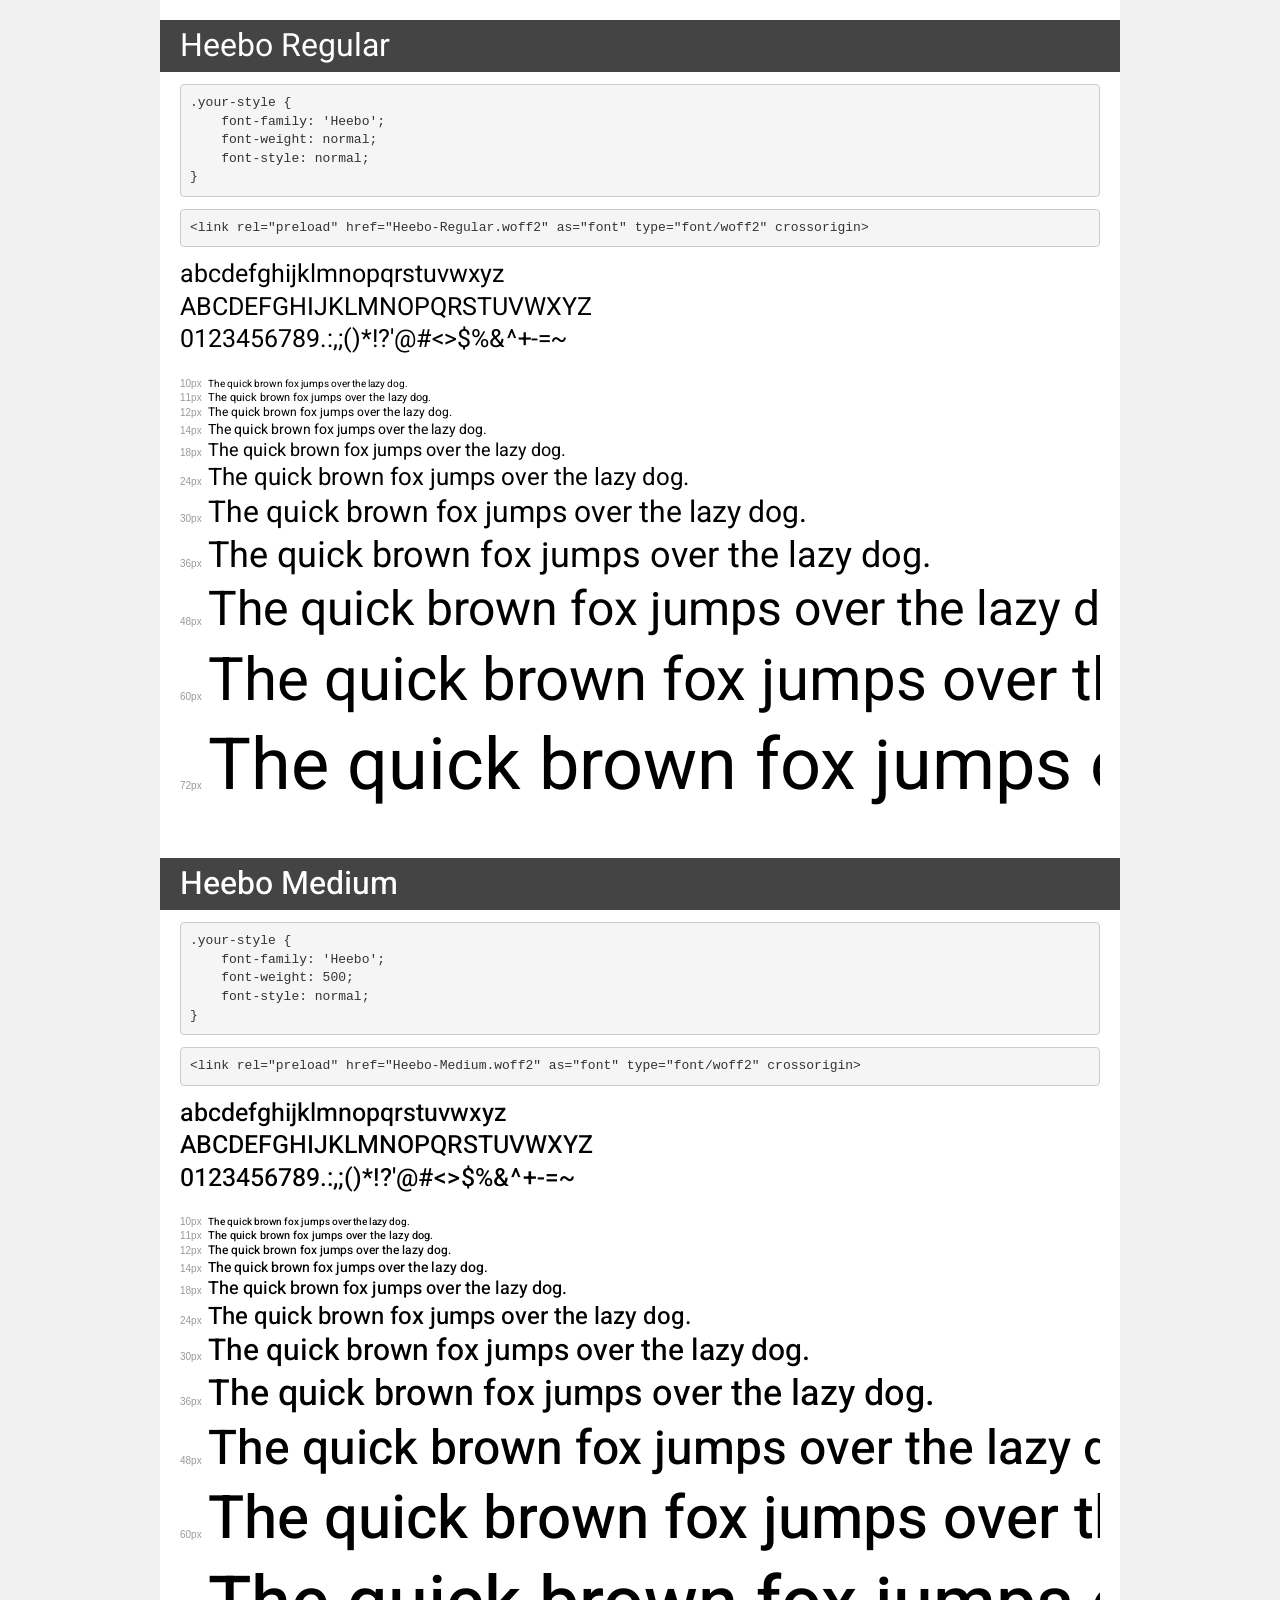
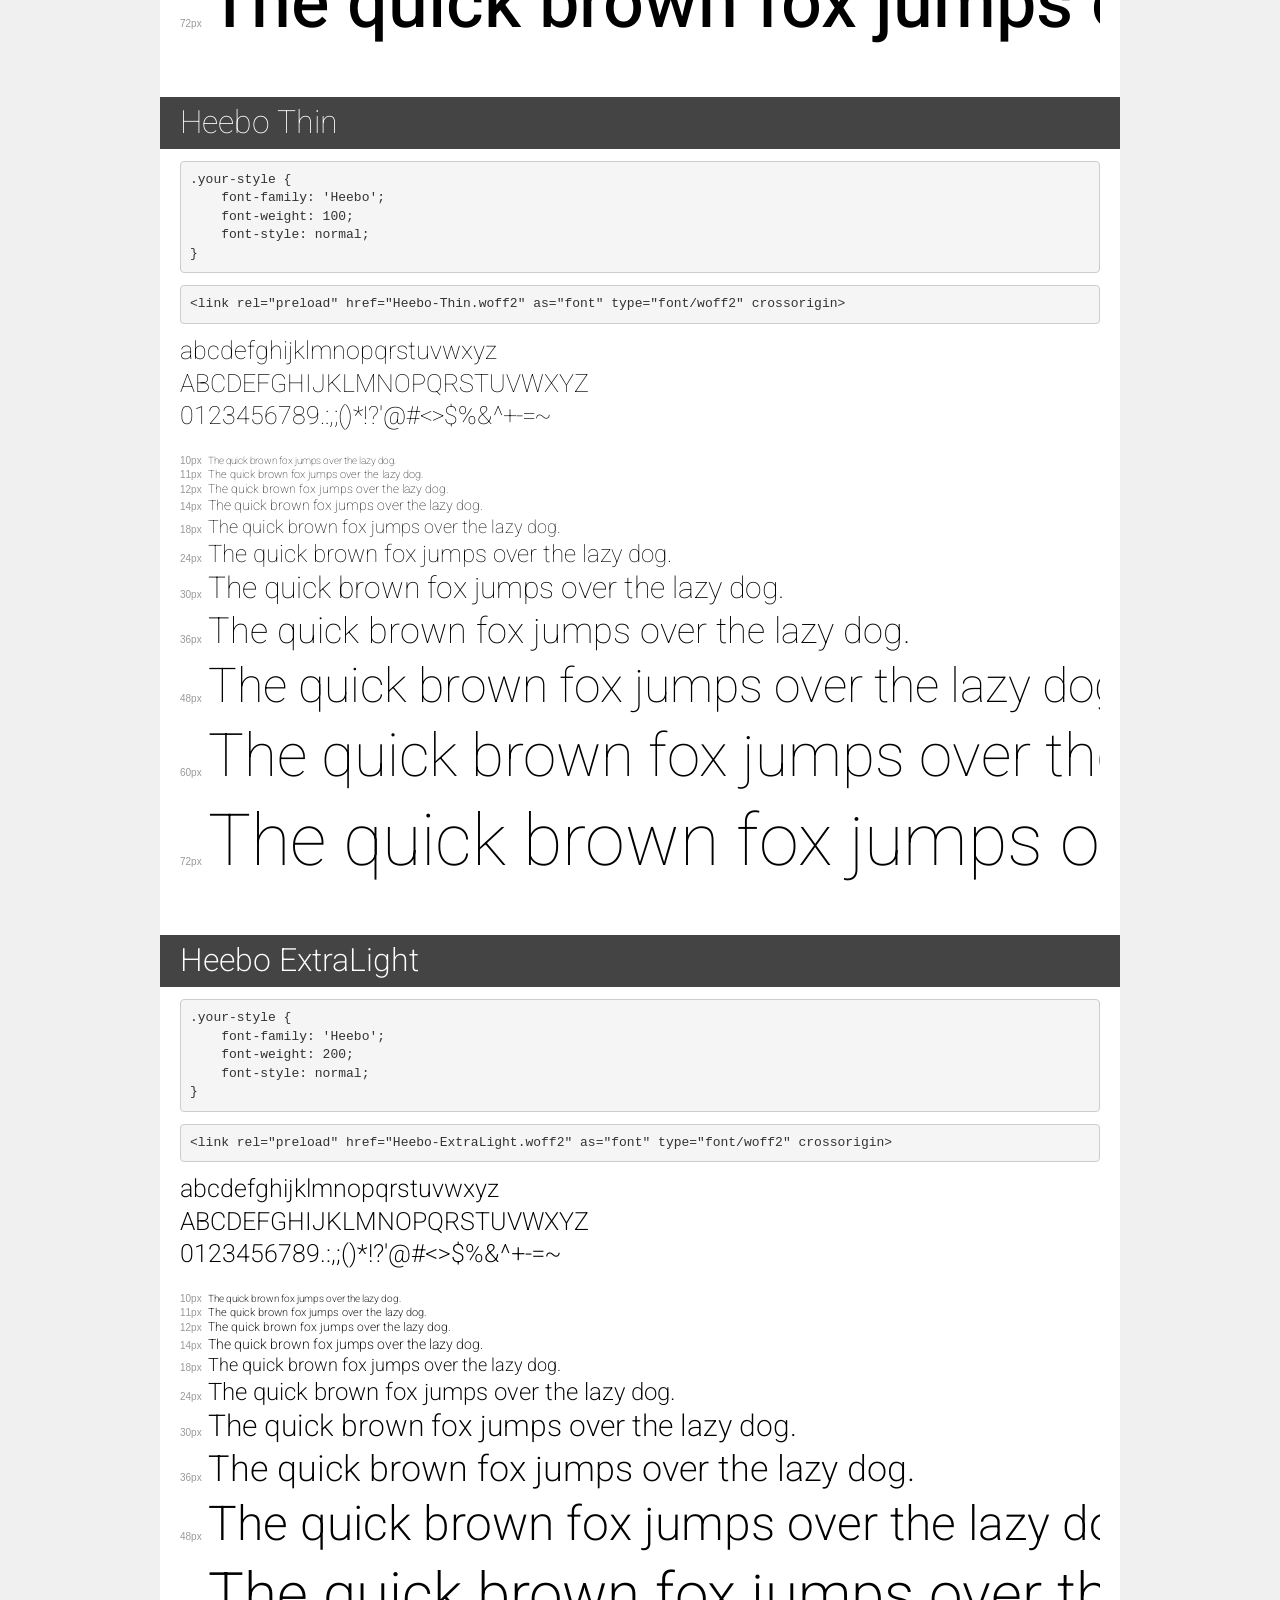
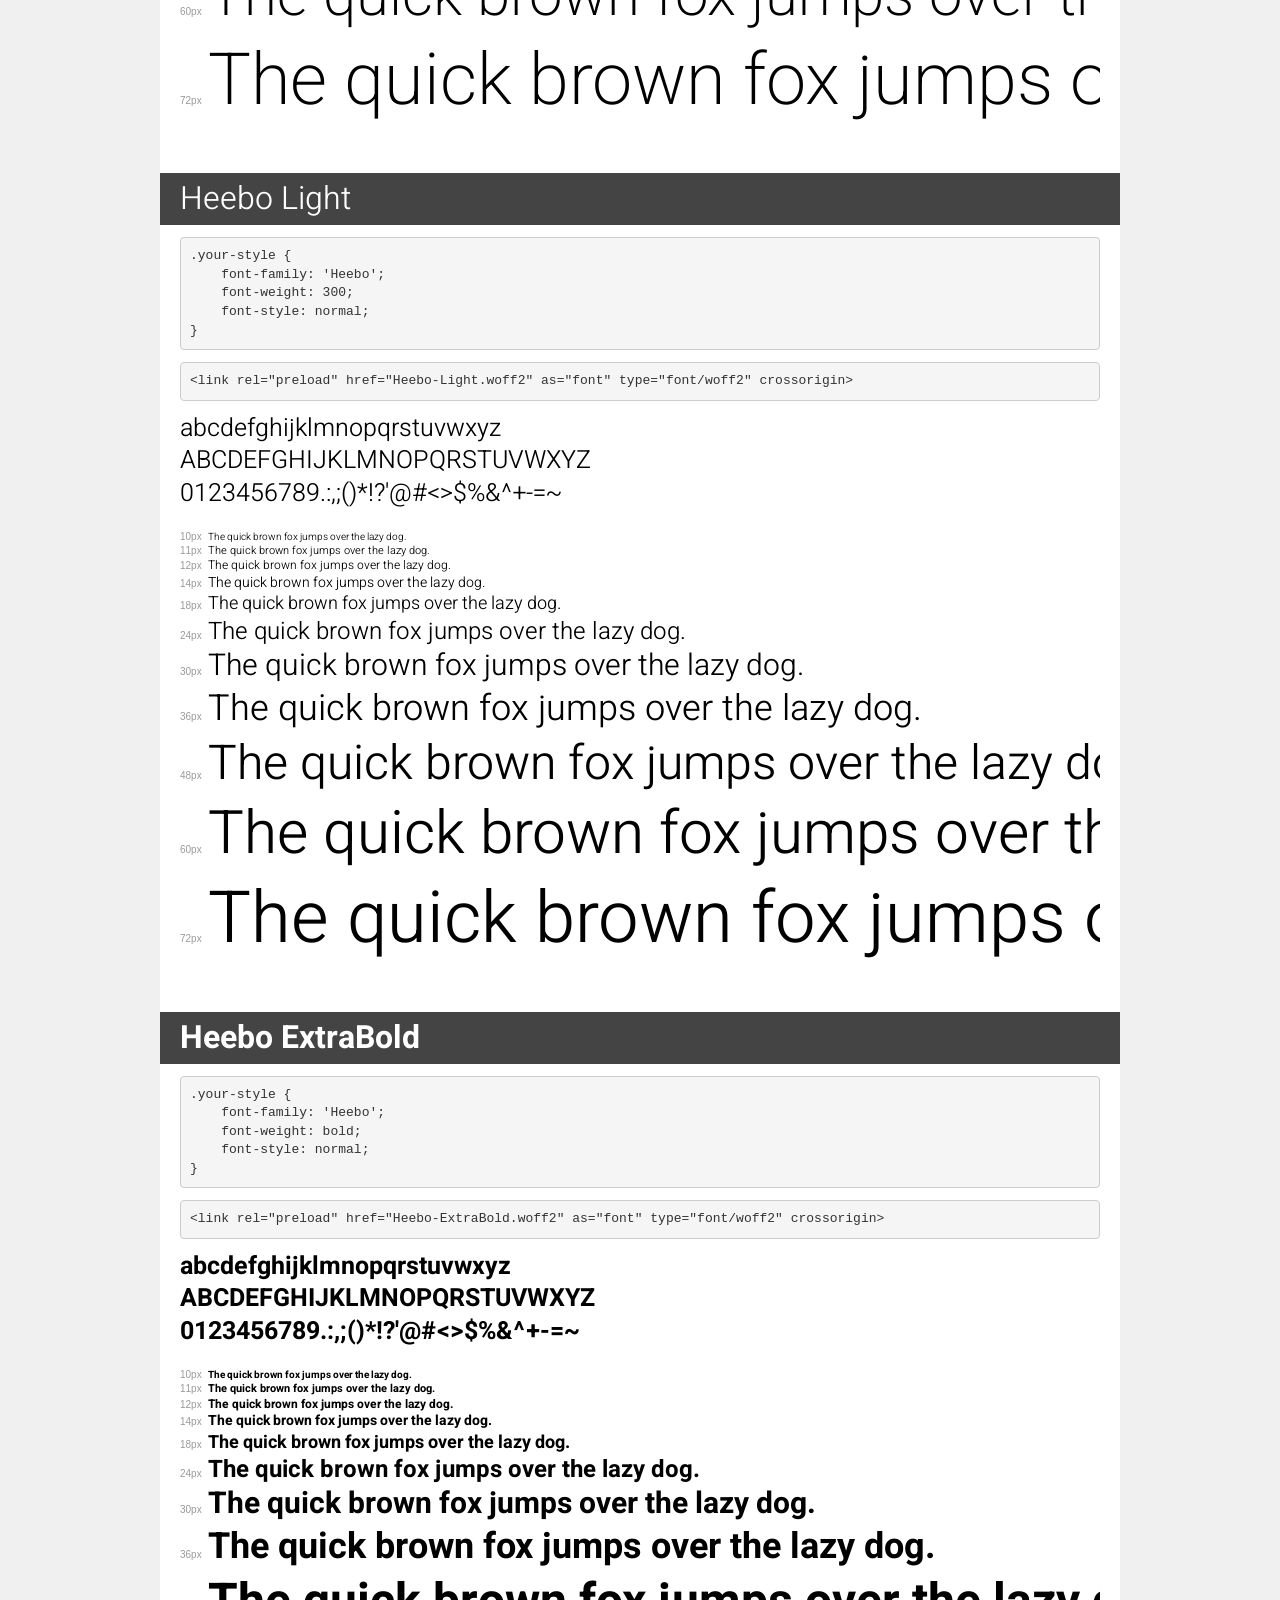
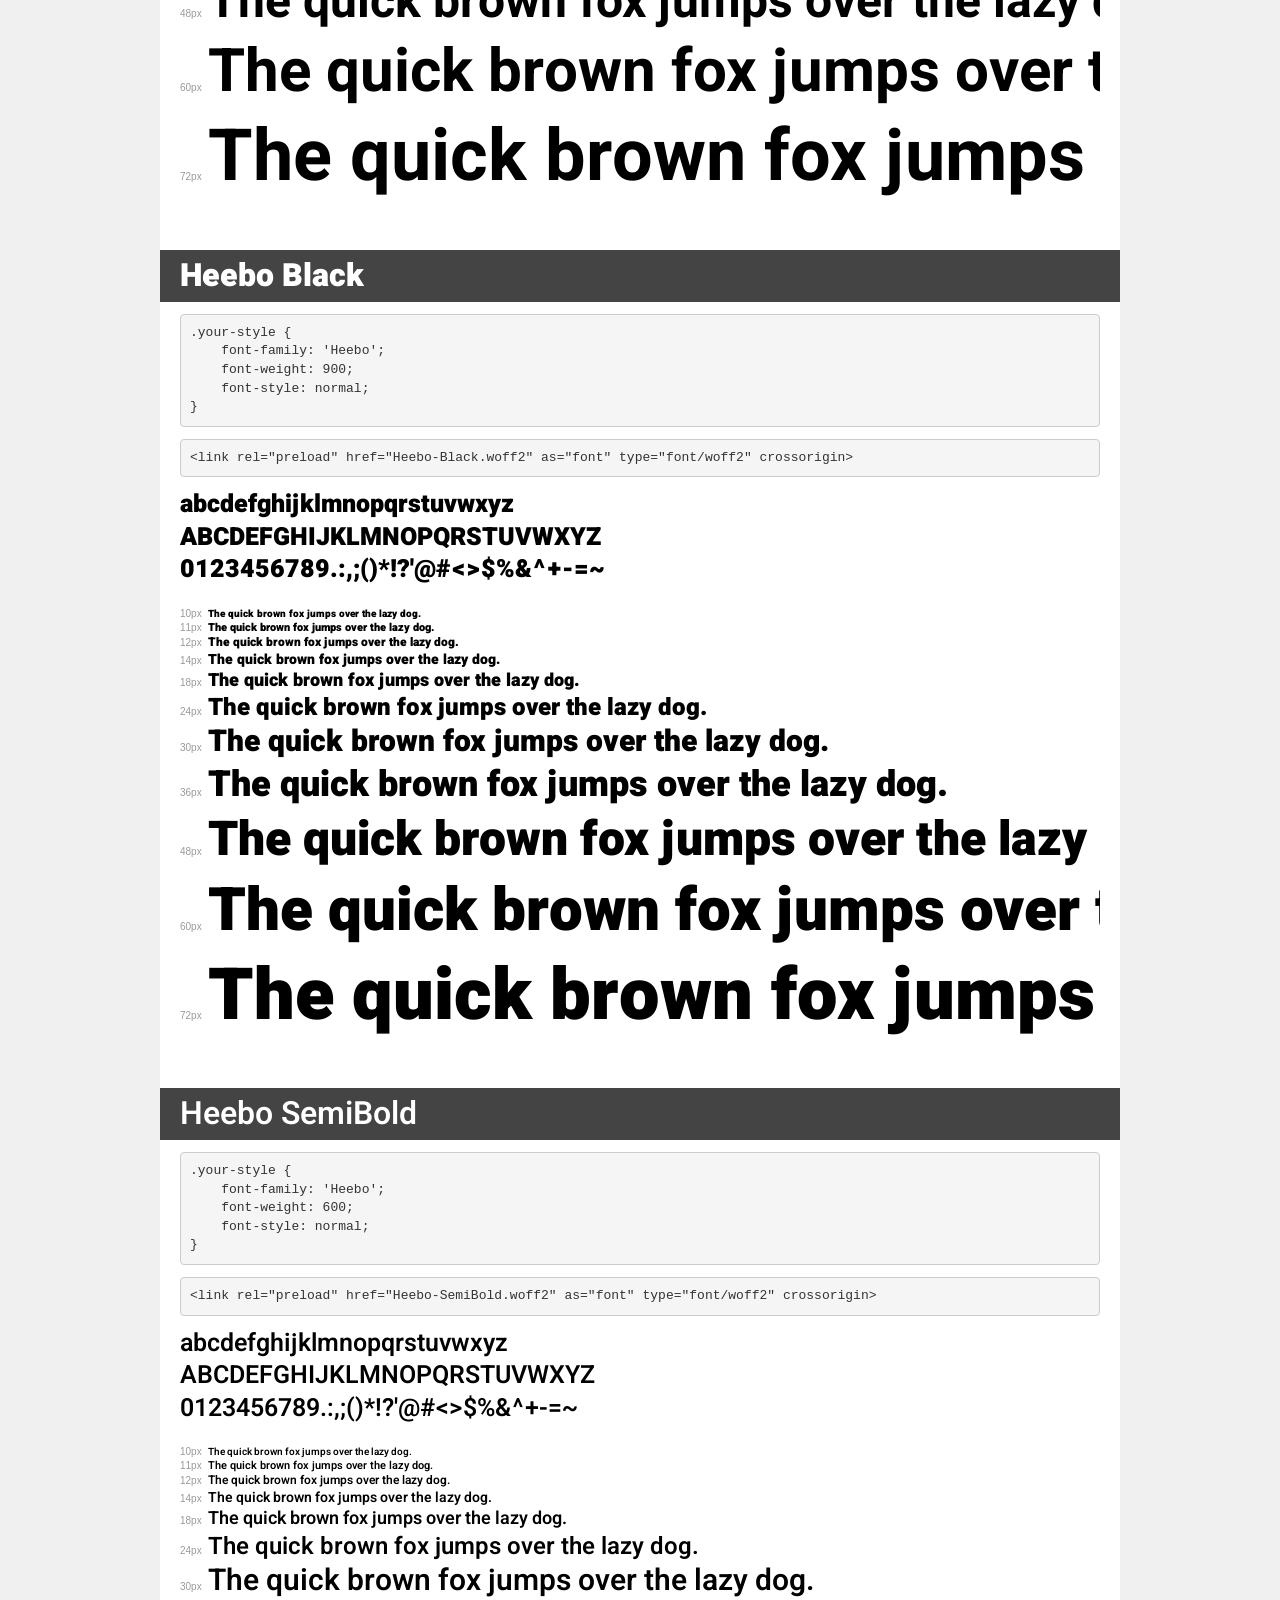
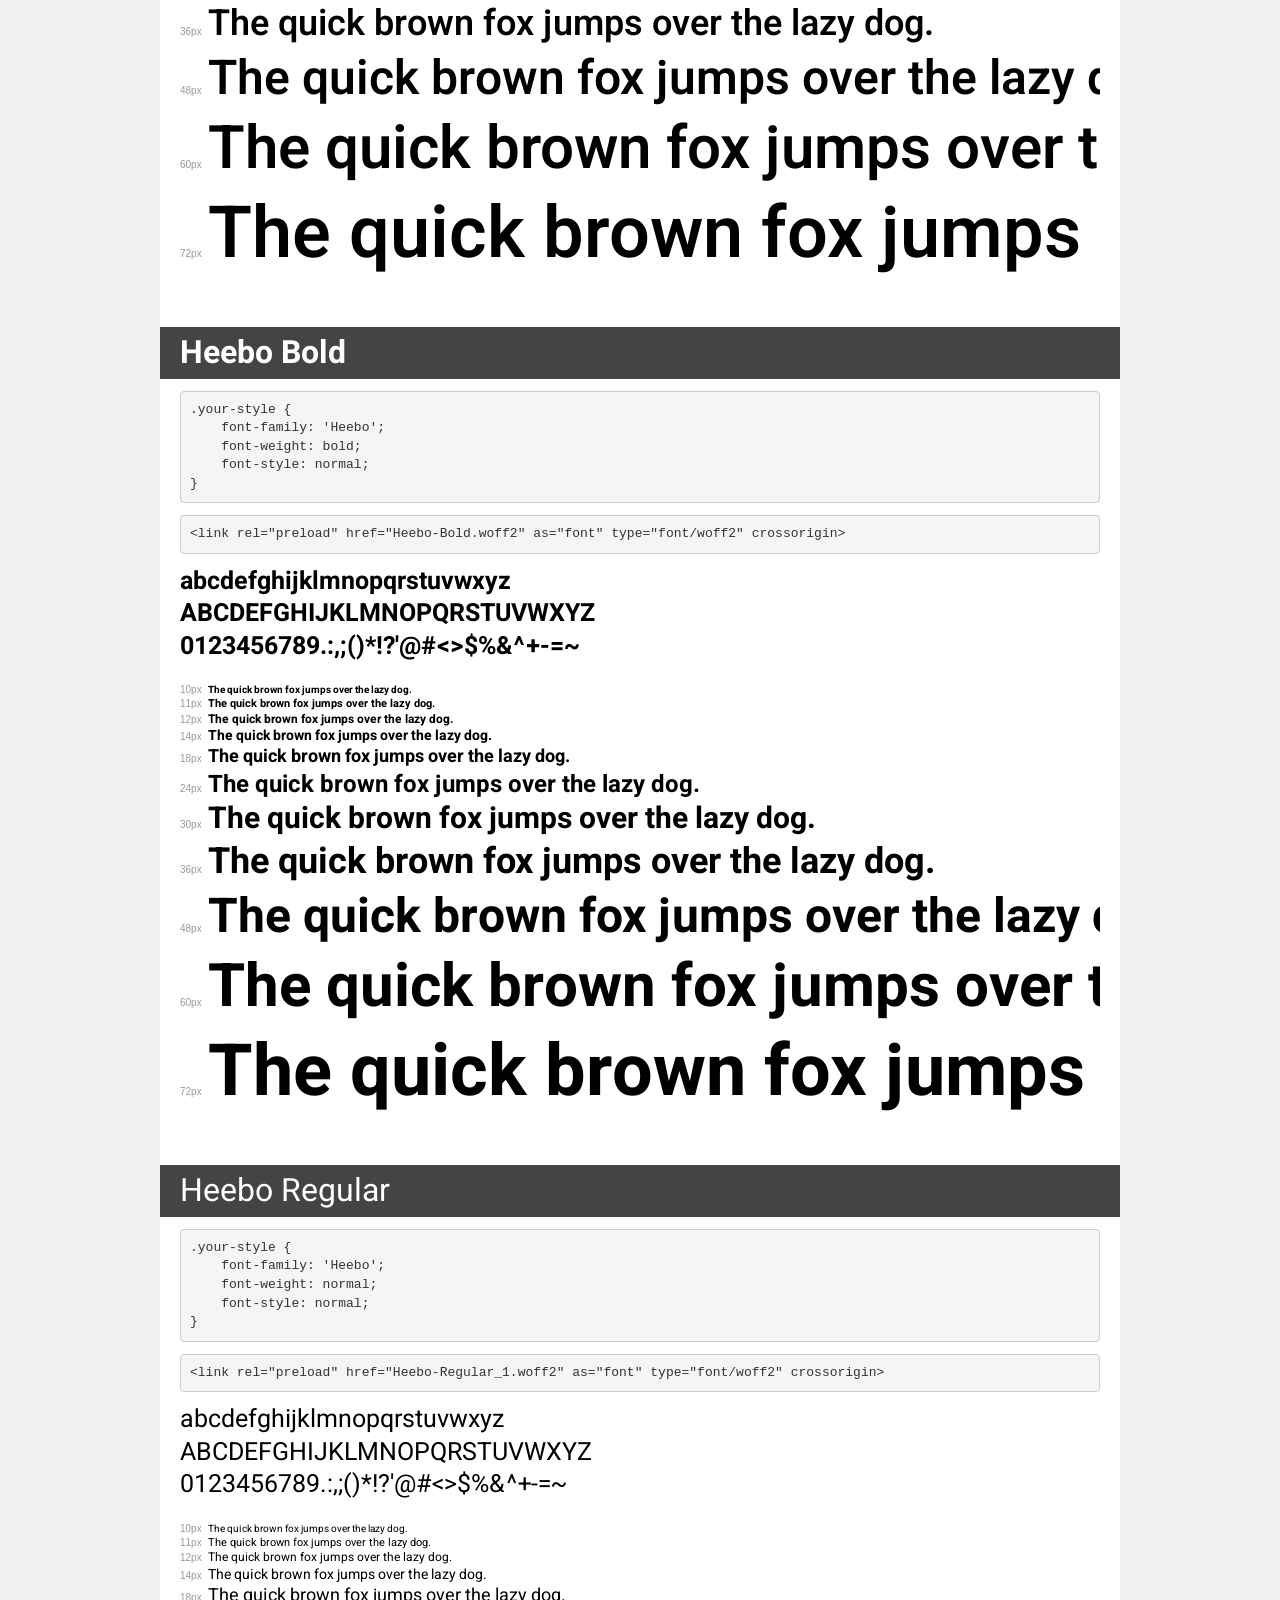
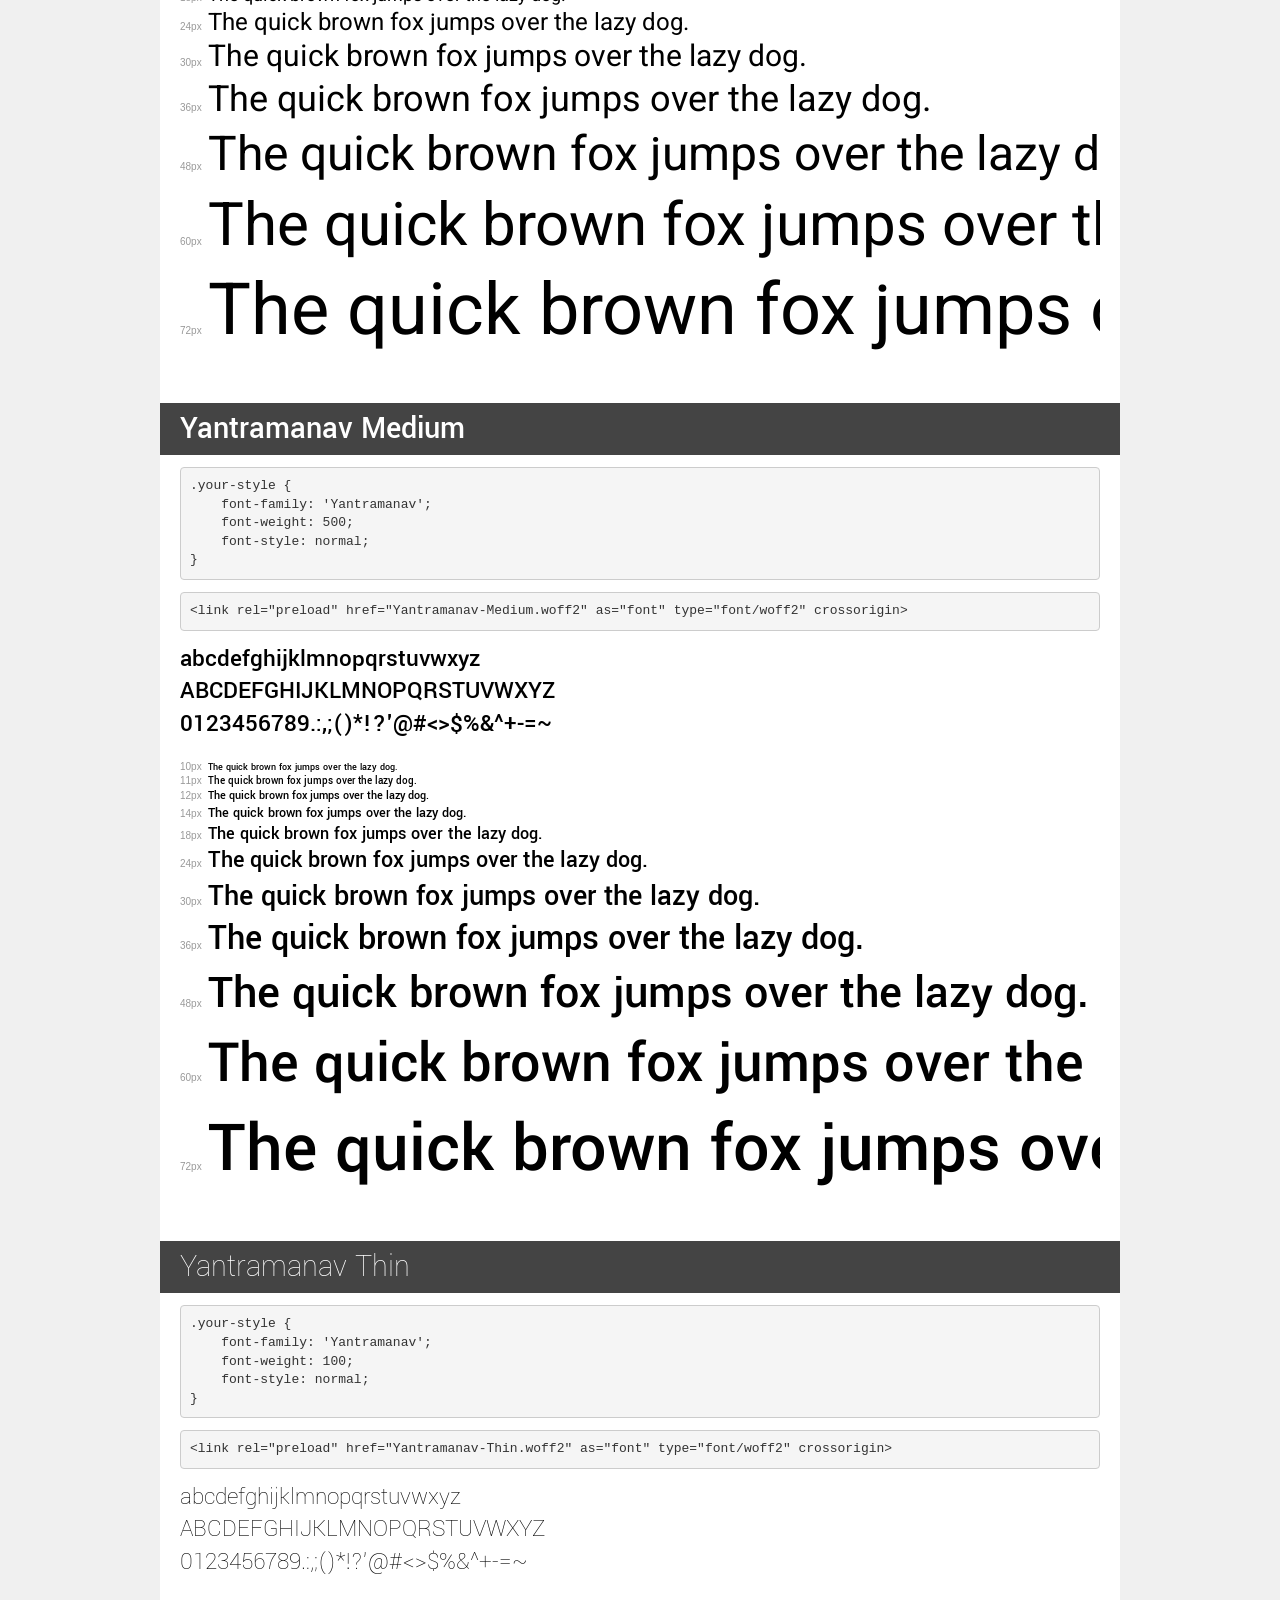
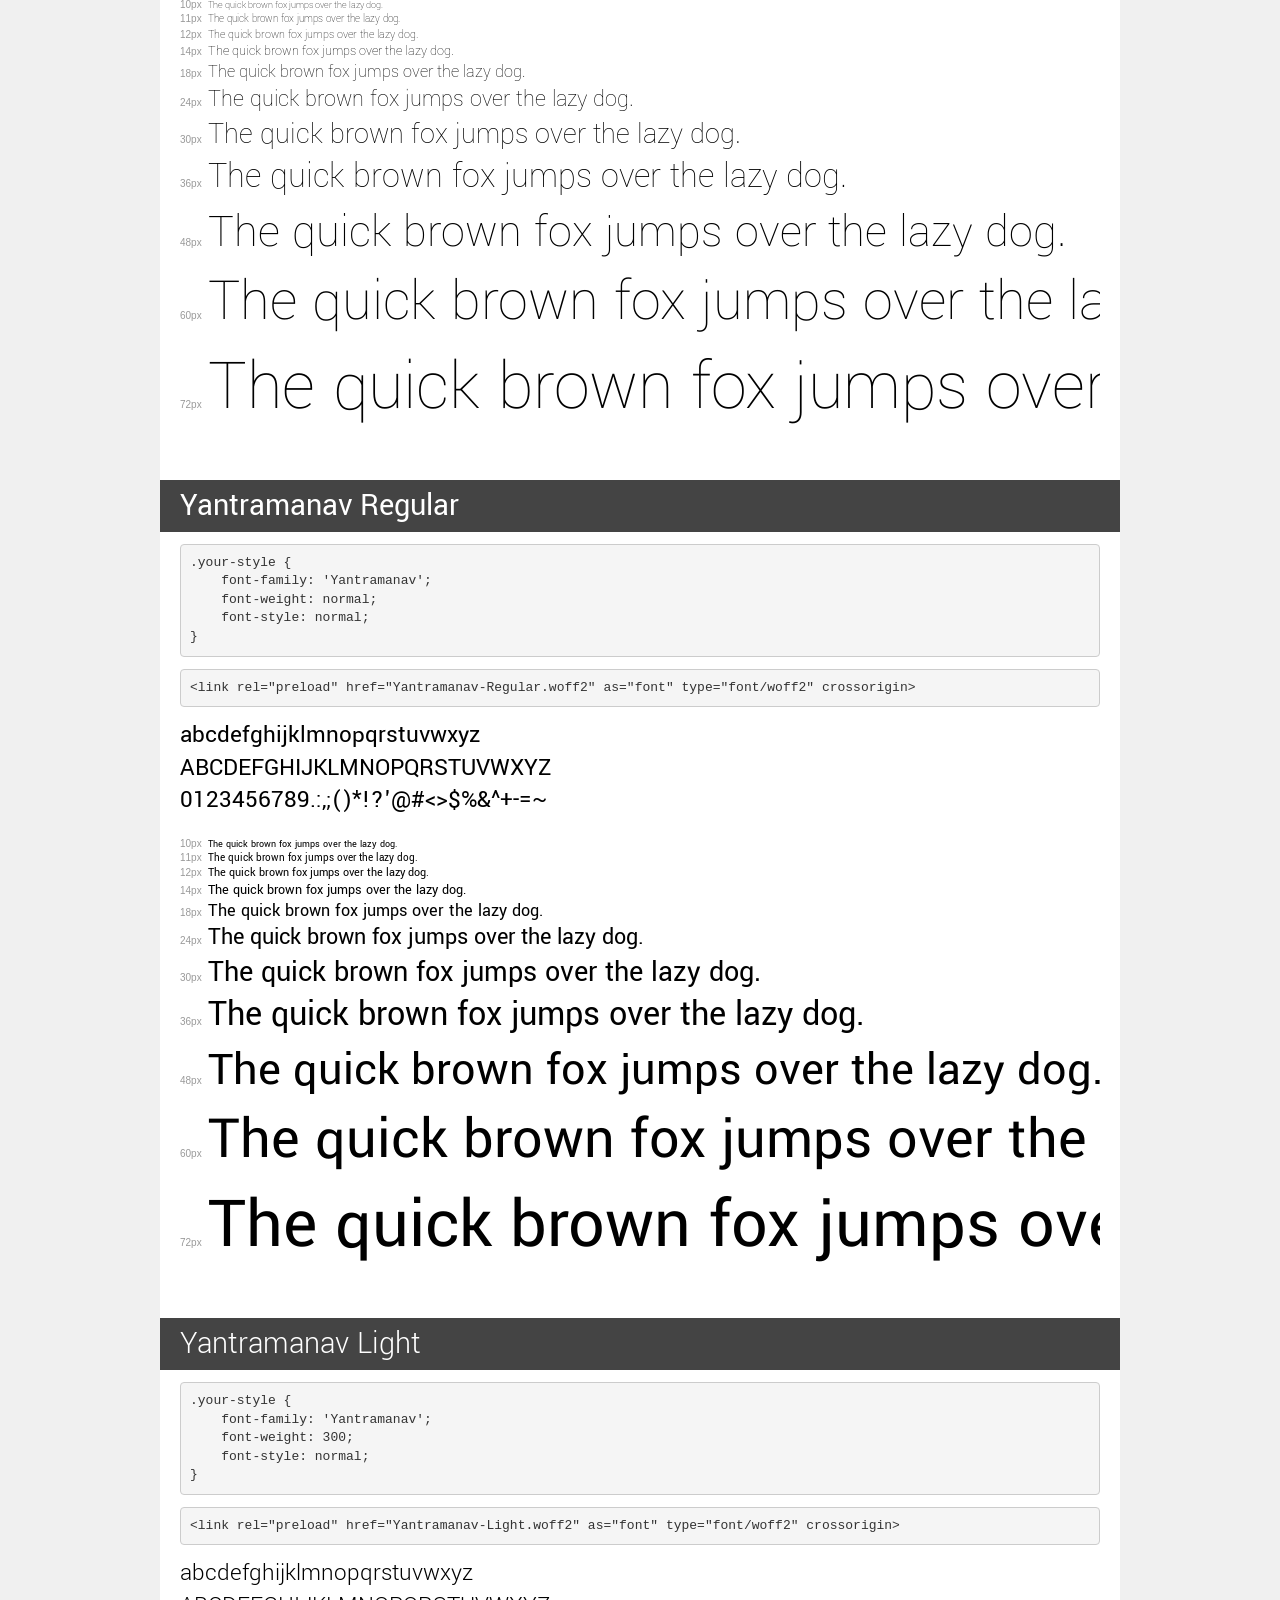
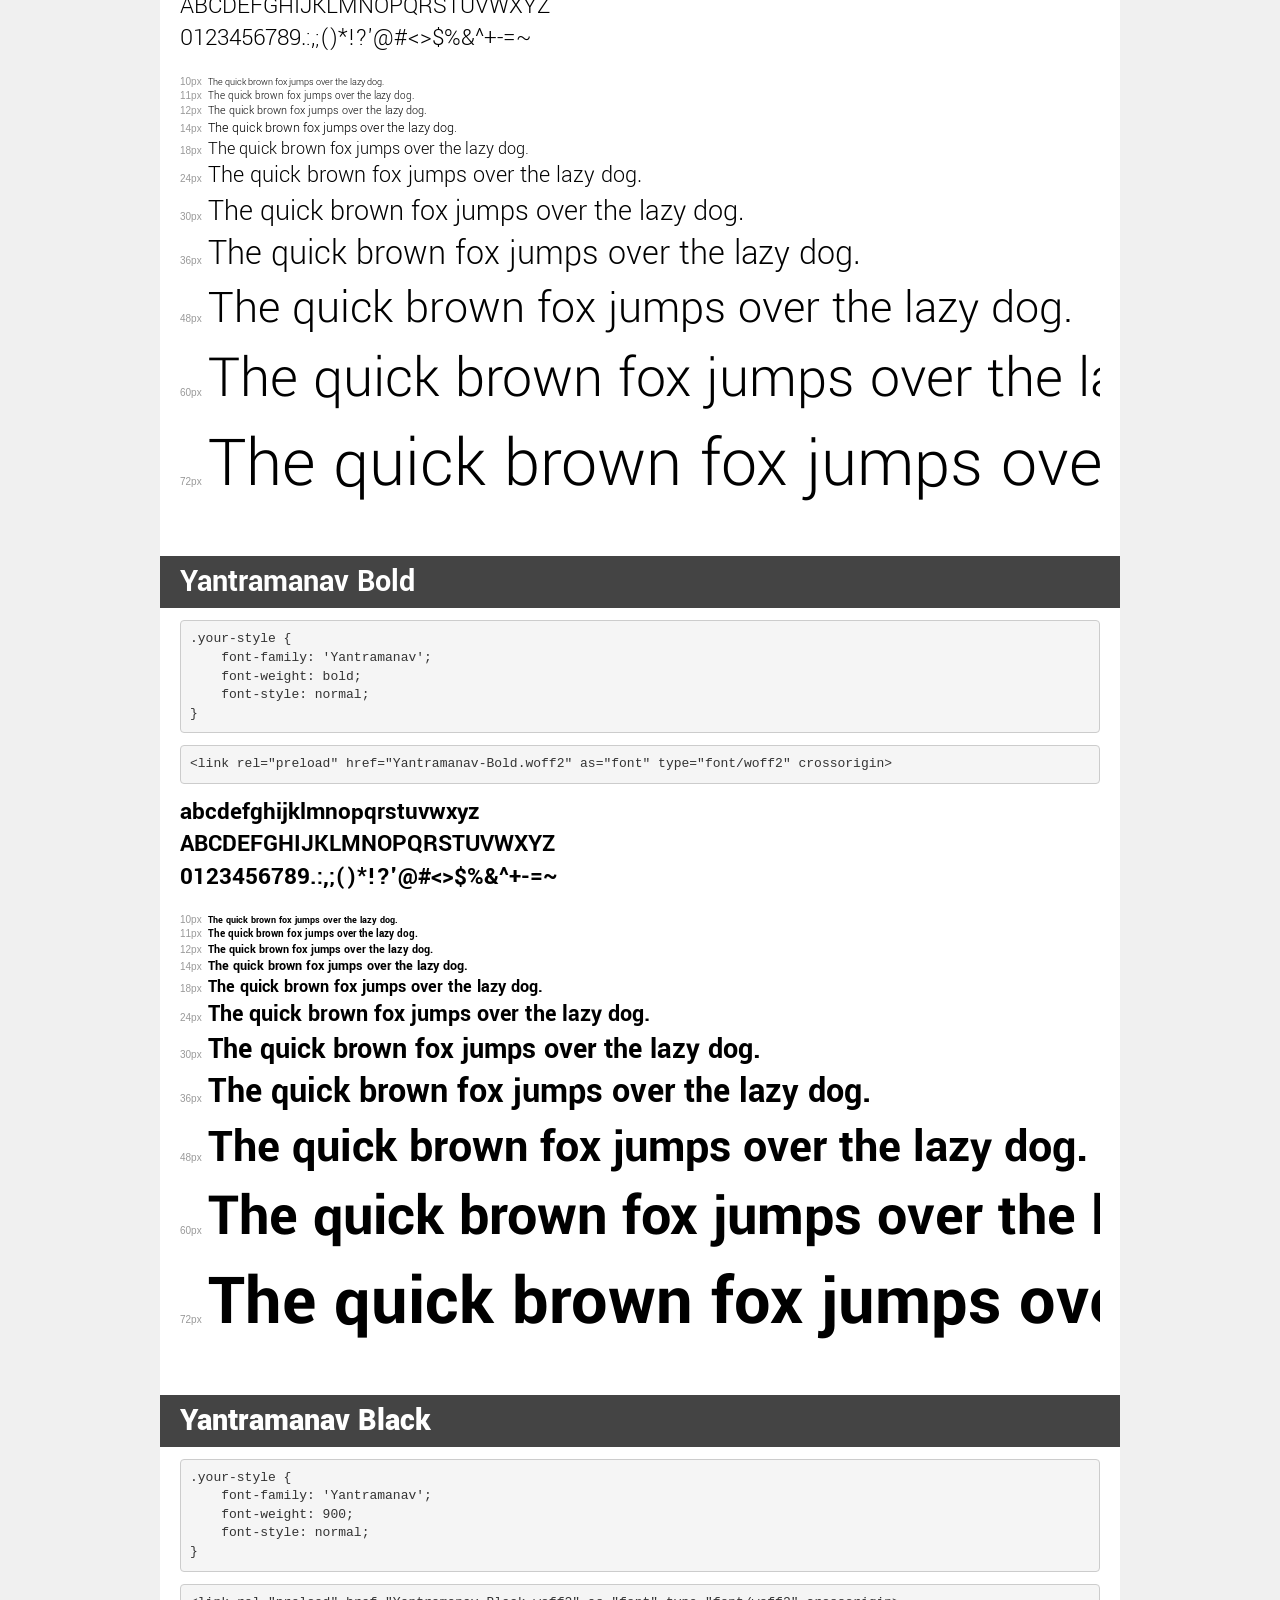
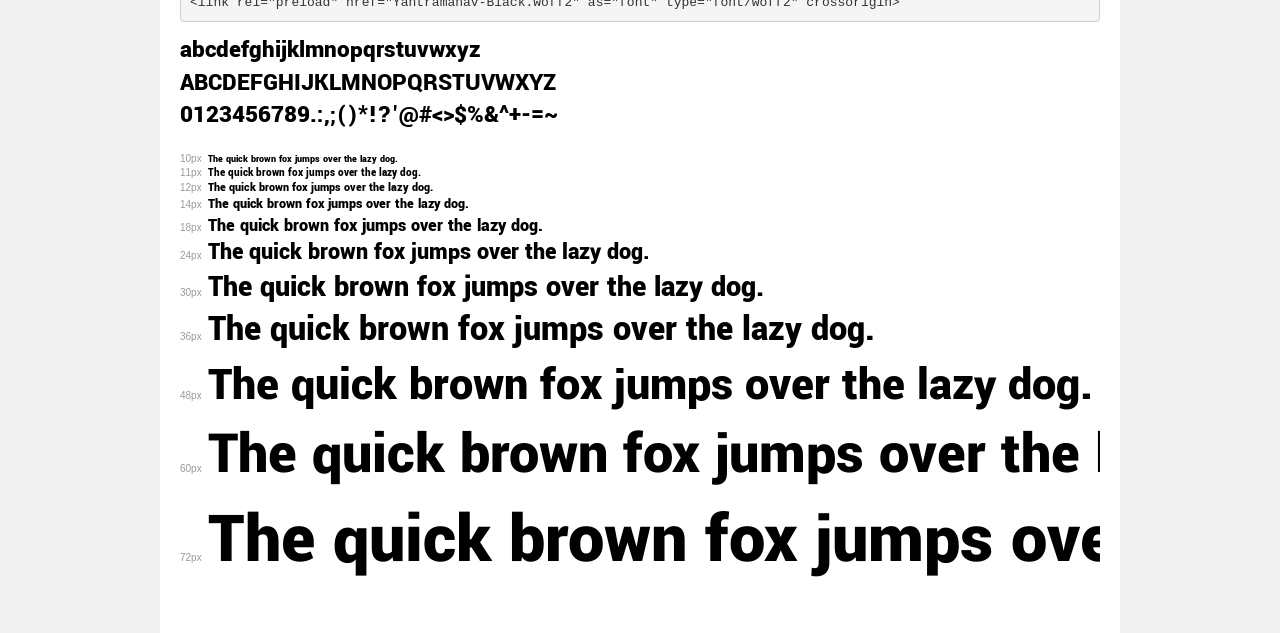
<file: fonts/font_Heebo_Yantramanav/demo.html>
<!DOCTYPE html>
<html lang="en">
<head>
    <meta charset="utf-8">
    <meta http-equiv="X-UA-Compatible" content="IE=edge">
    <meta name="viewport" content="width=device-width, initial-scale=1">
    <meta name="robots" content="noindex, noarchive">
    <meta name="format-detection" content="telephone=no">
    <title>Transfonter demo</title>
    <link href="stylesheet.css" rel="stylesheet">
    <style>
        /*
        http://meyerweb.com/eric/tools/css/reset/
        v2.0 | 20110126
        License: none (public domain)
        */
        html, body, div, span, applet, object, iframe,
        h1, h2, h3, h4, h5, h6, p, blockquote, pre,
        a, abbr, acronym, address, big, cite, code,
        del, dfn, em, img, ins, kbd, q, s, samp,
        small, strike, strong, sub, sup, tt, var,
        b, u, i, center,
        dl, dt, dd, ol, ul, li,
        fieldset, form, label, legend,
        table, caption, tbody, tfoot, thead, tr, th, td,
        article, aside, canvas, details, embed,
        figure, figcaption, footer, header, hgroup,
        menu, nav, output, ruby, section, summary,
        time, mark, audio, video {
            margin: 0;
            padding: 0;
            border: 0;
            font-size: 100%;
            font: inherit;
            vertical-align: baseline;
        }
        /* HTML5 display-role reset for older browsers */
        article, aside, details, figcaption, figure,
        footer, header, hgroup, menu, nav, section {
            display: block;
        }
        body {
            line-height: 1;
        }
        ol, ul {
            list-style: none;
        }
        blockquote, q {
            quotes: none;
        }
        blockquote:before, blockquote:after,
        q:before, q:after {
            content: '';
            content: none;
        }
        table {
            border-collapse: collapse;
            border-spacing: 0;
        }
        /* demo styles */
        body {
            background: #f0f0f0;
            color: #000;
        }
        .page {
            background: #fff;
            width: 920px;
            margin: 0 auto;
            padding: 20px 20px 0 20px;
            overflow: hidden;
        }
        .font-container {
            overflow-x: auto;
            overflow-y: hidden;
            margin-bottom: 40px;
            line-height: 1.3;
            white-space: nowrap;
            padding-bottom: 5px;
        }
        h1 {
            position: relative;
            background: #444;
            font-size: 32px;
            color: #fff;
            padding: 10px 20px;
            margin: 0 -20px 12px -20px;
        }
        .letters {
            font-size: 25px;
            margin-bottom: 20px;
        }
        .s10:before {
            content: '10px';
        }
        .s11:before {
            content: '11px';
        }
        .s12:before {
            content: '12px';
        }
        .s14:before {
            content: '14px';
        }
        .s18:before {
            content: '18px';
        }
        .s24:before {
            content: '24px';
        }
        .s30:before {
            content: '30px';
        }
        .s36:before {
            content: '36px';
        }
        .s48:before {
            content: '48px';
        }
        .s60:before {
            content: '60px';
        }
        .s72:before {
            content: '72px';
        }
        .s10:before, .s11:before, .s12:before, .s14:before,
        .s18:before, .s24:before, .s30:before, .s36:before,
        .s48:before, .s60:before, .s72:before {
            font-family: Arial, sans-serif;
            font-size: 10px;
            font-weight: normal;
            font-style: normal;
            color: #999;
            padding-right: 6px;
        }
        pre {
            display: block;
            padding: 9px;
            margin: 0 0 12px;
            font-family: Monaco, Menlo, Consolas, "Courier New", monospace;
            font-size: 13px;
            line-height: 1.428571429;
            color: #333;
            font-weight: normal;
            font-style: normal;
            background-color: #f5f5f5;
            border: 1px solid #ccc;
            overflow-x: auto;
            border-radius: 4px;
        }
        /* responsive */
        @media (max-width: 959px) {
            .page {
                width: auto;
                margin: 0;
            }
        }
    </style>
</head>
<body>
<div class="page">
    <div class="demo">
        <h1 style="font-family: 'Heebo'; font-weight: normal; font-style: normal;">Heebo Regular</h1>
        <pre title="Usage">.your-style {
    font-family: 'Heebo';
    font-weight: normal;
    font-style: normal;
}</pre>
        <pre title="Preload (optional)">
&lt;link rel=&quot;preload&quot; href=&quot;Heebo-Regular.woff2&quot; as=&quot;font&quot; type=&quot;font/woff2&quot; crossorigin&gt;</pre>
        <div class="font-container" style="font-family: 'Heebo'; font-weight: normal; font-style: normal;">
            <p class="letters">
                abcdefghijklmnopqrstuvwxyz<br>
ABCDEFGHIJKLMNOPQRSTUVWXYZ<br>
                0123456789.:,;()*!?'@#&lt;&gt;$%&^+-=~
            </p>
            <p class="s10" style="font-size: 10px;">The quick brown fox jumps over the lazy dog.</p>
            <p class="s11" style="font-size: 11px;">The quick brown fox jumps over the lazy dog.</p>
            <p class="s12" style="font-size: 12px;">The quick brown fox jumps over the lazy dog.</p>
            <p class="s14" style="font-size: 14px;">The quick brown fox jumps over the lazy dog.</p>
            <p class="s18" style="font-size: 18px;">The quick brown fox jumps over the lazy dog.</p>
            <p class="s24" style="font-size: 24px;">The quick brown fox jumps over the lazy dog.</p>
            <p class="s30" style="font-size: 30px;">The quick brown fox jumps over the lazy dog.</p>
            <p class="s36" style="font-size: 36px;">The quick brown fox jumps over the lazy dog.</p>
            <p class="s48" style="font-size: 48px;">The quick brown fox jumps over the lazy dog.</p>
            <p class="s60" style="font-size: 60px;">The quick brown fox jumps over the lazy dog.</p>
            <p class="s72" style="font-size: 72px;">The quick brown fox jumps over the lazy dog.</p>
        </div>
    </div>

    <div class="demo">
        <h1 style="font-family: 'Heebo'; font-weight: 500; font-style: normal;">Heebo Medium</h1>
        <pre title="Usage">.your-style {
    font-family: 'Heebo';
    font-weight: 500;
    font-style: normal;
}</pre>
        <pre title="Preload (optional)">
&lt;link rel=&quot;preload&quot; href=&quot;Heebo-Medium.woff2&quot; as=&quot;font&quot; type=&quot;font/woff2&quot; crossorigin&gt;</pre>
        <div class="font-container" style="font-family: 'Heebo'; font-weight: 500; font-style: normal;">
            <p class="letters">
                abcdefghijklmnopqrstuvwxyz<br>
ABCDEFGHIJKLMNOPQRSTUVWXYZ<br>
                0123456789.:,;()*!?'@#&lt;&gt;$%&^+-=~
            </p>
            <p class="s10" style="font-size: 10px;">The quick brown fox jumps over the lazy dog.</p>
            <p class="s11" style="font-size: 11px;">The quick brown fox jumps over the lazy dog.</p>
            <p class="s12" style="font-size: 12px;">The quick brown fox jumps over the lazy dog.</p>
            <p class="s14" style="font-size: 14px;">The quick brown fox jumps over the lazy dog.</p>
            <p class="s18" style="font-size: 18px;">The quick brown fox jumps over the lazy dog.</p>
            <p class="s24" style="font-size: 24px;">The quick brown fox jumps over the lazy dog.</p>
            <p class="s30" style="font-size: 30px;">The quick brown fox jumps over the lazy dog.</p>
            <p class="s36" style="font-size: 36px;">The quick brown fox jumps over the lazy dog.</p>
            <p class="s48" style="font-size: 48px;">The quick brown fox jumps over the lazy dog.</p>
            <p class="s60" style="font-size: 60px;">The quick brown fox jumps over the lazy dog.</p>
            <p class="s72" style="font-size: 72px;">The quick brown fox jumps over the lazy dog.</p>
        </div>
    </div>

    <div class="demo">
        <h1 style="font-family: 'Heebo'; font-weight: 100; font-style: normal;">Heebo Thin</h1>
        <pre title="Usage">.your-style {
    font-family: 'Heebo';
    font-weight: 100;
    font-style: normal;
}</pre>
        <pre title="Preload (optional)">
&lt;link rel=&quot;preload&quot; href=&quot;Heebo-Thin.woff2&quot; as=&quot;font&quot; type=&quot;font/woff2&quot; crossorigin&gt;</pre>
        <div class="font-container" style="font-family: 'Heebo'; font-weight: 100; font-style: normal;">
            <p class="letters">
                abcdefghijklmnopqrstuvwxyz<br>
ABCDEFGHIJKLMNOPQRSTUVWXYZ<br>
                0123456789.:,;()*!?'@#&lt;&gt;$%&^+-=~
            </p>
            <p class="s10" style="font-size: 10px;">The quick brown fox jumps over the lazy dog.</p>
            <p class="s11" style="font-size: 11px;">The quick brown fox jumps over the lazy dog.</p>
            <p class="s12" style="font-size: 12px;">The quick brown fox jumps over the lazy dog.</p>
            <p class="s14" style="font-size: 14px;">The quick brown fox jumps over the lazy dog.</p>
            <p class="s18" style="font-size: 18px;">The quick brown fox jumps over the lazy dog.</p>
            <p class="s24" style="font-size: 24px;">The quick brown fox jumps over the lazy dog.</p>
            <p class="s30" style="font-size: 30px;">The quick brown fox jumps over the lazy dog.</p>
            <p class="s36" style="font-size: 36px;">The quick brown fox jumps over the lazy dog.</p>
            <p class="s48" style="font-size: 48px;">The quick brown fox jumps over the lazy dog.</p>
            <p class="s60" style="font-size: 60px;">The quick brown fox jumps over the lazy dog.</p>
            <p class="s72" style="font-size: 72px;">The quick brown fox jumps over the lazy dog.</p>
        </div>
    </div>

    <div class="demo">
        <h1 style="font-family: 'Heebo'; font-weight: 200; font-style: normal;">Heebo ExtraLight</h1>
        <pre title="Usage">.your-style {
    font-family: 'Heebo';
    font-weight: 200;
    font-style: normal;
}</pre>
        <pre title="Preload (optional)">
&lt;link rel=&quot;preload&quot; href=&quot;Heebo-ExtraLight.woff2&quot; as=&quot;font&quot; type=&quot;font/woff2&quot; crossorigin&gt;</pre>
        <div class="font-container" style="font-family: 'Heebo'; font-weight: 200; font-style: normal;">
            <p class="letters">
                abcdefghijklmnopqrstuvwxyz<br>
ABCDEFGHIJKLMNOPQRSTUVWXYZ<br>
                0123456789.:,;()*!?'@#&lt;&gt;$%&^+-=~
            </p>
            <p class="s10" style="font-size: 10px;">The quick brown fox jumps over the lazy dog.</p>
            <p class="s11" style="font-size: 11px;">The quick brown fox jumps over the lazy dog.</p>
            <p class="s12" style="font-size: 12px;">The quick brown fox jumps over the lazy dog.</p>
            <p class="s14" style="font-size: 14px;">The quick brown fox jumps over the lazy dog.</p>
            <p class="s18" style="font-size: 18px;">The quick brown fox jumps over the lazy dog.</p>
            <p class="s24" style="font-size: 24px;">The quick brown fox jumps over the lazy dog.</p>
            <p class="s30" style="font-size: 30px;">The quick brown fox jumps over the lazy dog.</p>
            <p class="s36" style="font-size: 36px;">The quick brown fox jumps over the lazy dog.</p>
            <p class="s48" style="font-size: 48px;">The quick brown fox jumps over the lazy dog.</p>
            <p class="s60" style="font-size: 60px;">The quick brown fox jumps over the lazy dog.</p>
            <p class="s72" style="font-size: 72px;">The quick brown fox jumps over the lazy dog.</p>
        </div>
    </div>

    <div class="demo">
        <h1 style="font-family: 'Heebo'; font-weight: 300; font-style: normal;">Heebo Light</h1>
        <pre title="Usage">.your-style {
    font-family: 'Heebo';
    font-weight: 300;
    font-style: normal;
}</pre>
        <pre title="Preload (optional)">
&lt;link rel=&quot;preload&quot; href=&quot;Heebo-Light.woff2&quot; as=&quot;font&quot; type=&quot;font/woff2&quot; crossorigin&gt;</pre>
        <div class="font-container" style="font-family: 'Heebo'; font-weight: 300; font-style: normal;">
            <p class="letters">
                abcdefghijklmnopqrstuvwxyz<br>
ABCDEFGHIJKLMNOPQRSTUVWXYZ<br>
                0123456789.:,;()*!?'@#&lt;&gt;$%&^+-=~
            </p>
            <p class="s10" style="font-size: 10px;">The quick brown fox jumps over the lazy dog.</p>
            <p class="s11" style="font-size: 11px;">The quick brown fox jumps over the lazy dog.</p>
            <p class="s12" style="font-size: 12px;">The quick brown fox jumps over the lazy dog.</p>
            <p class="s14" style="font-size: 14px;">The quick brown fox jumps over the lazy dog.</p>
            <p class="s18" style="font-size: 18px;">The quick brown fox jumps over the lazy dog.</p>
            <p class="s24" style="font-size: 24px;">The quick brown fox jumps over the lazy dog.</p>
            <p class="s30" style="font-size: 30px;">The quick brown fox jumps over the lazy dog.</p>
            <p class="s36" style="font-size: 36px;">The quick brown fox jumps over the lazy dog.</p>
            <p class="s48" style="font-size: 48px;">The quick brown fox jumps over the lazy dog.</p>
            <p class="s60" style="font-size: 60px;">The quick brown fox jumps over the lazy dog.</p>
            <p class="s72" style="font-size: 72px;">The quick brown fox jumps over the lazy dog.</p>
        </div>
    </div>

    <div class="demo">
        <h1 style="font-family: 'Heebo'; font-weight: bold; font-style: normal;">Heebo ExtraBold</h1>
        <pre title="Usage">.your-style {
    font-family: 'Heebo';
    font-weight: bold;
    font-style: normal;
}</pre>
        <pre title="Preload (optional)">
&lt;link rel=&quot;preload&quot; href=&quot;Heebo-ExtraBold.woff2&quot; as=&quot;font&quot; type=&quot;font/woff2&quot; crossorigin&gt;</pre>
        <div class="font-container" style="font-family: 'Heebo'; font-weight: bold; font-style: normal;">
            <p class="letters">
                abcdefghijklmnopqrstuvwxyz<br>
ABCDEFGHIJKLMNOPQRSTUVWXYZ<br>
                0123456789.:,;()*!?'@#&lt;&gt;$%&^+-=~
            </p>
            <p class="s10" style="font-size: 10px;">The quick brown fox jumps over the lazy dog.</p>
            <p class="s11" style="font-size: 11px;">The quick brown fox jumps over the lazy dog.</p>
            <p class="s12" style="font-size: 12px;">The quick brown fox jumps over the lazy dog.</p>
            <p class="s14" style="font-size: 14px;">The quick brown fox jumps over the lazy dog.</p>
            <p class="s18" style="font-size: 18px;">The quick brown fox jumps over the lazy dog.</p>
            <p class="s24" style="font-size: 24px;">The quick brown fox jumps over the lazy dog.</p>
            <p class="s30" style="font-size: 30px;">The quick brown fox jumps over the lazy dog.</p>
            <p class="s36" style="font-size: 36px;">The quick brown fox jumps over the lazy dog.</p>
            <p class="s48" style="font-size: 48px;">The quick brown fox jumps over the lazy dog.</p>
            <p class="s60" style="font-size: 60px;">The quick brown fox jumps over the lazy dog.</p>
            <p class="s72" style="font-size: 72px;">The quick brown fox jumps over the lazy dog.</p>
        </div>
    </div>

    <div class="demo">
        <h1 style="font-family: 'Heebo'; font-weight: 900; font-style: normal;">Heebo Black</h1>
        <pre title="Usage">.your-style {
    font-family: 'Heebo';
    font-weight: 900;
    font-style: normal;
}</pre>
        <pre title="Preload (optional)">
&lt;link rel=&quot;preload&quot; href=&quot;Heebo-Black.woff2&quot; as=&quot;font&quot; type=&quot;font/woff2&quot; crossorigin&gt;</pre>
        <div class="font-container" style="font-family: 'Heebo'; font-weight: 900; font-style: normal;">
            <p class="letters">
                abcdefghijklmnopqrstuvwxyz<br>
ABCDEFGHIJKLMNOPQRSTUVWXYZ<br>
                0123456789.:,;()*!?'@#&lt;&gt;$%&^+-=~
            </p>
            <p class="s10" style="font-size: 10px;">The quick brown fox jumps over the lazy dog.</p>
            <p class="s11" style="font-size: 11px;">The quick brown fox jumps over the lazy dog.</p>
            <p class="s12" style="font-size: 12px;">The quick brown fox jumps over the lazy dog.</p>
            <p class="s14" style="font-size: 14px;">The quick brown fox jumps over the lazy dog.</p>
            <p class="s18" style="font-size: 18px;">The quick brown fox jumps over the lazy dog.</p>
            <p class="s24" style="font-size: 24px;">The quick brown fox jumps over the lazy dog.</p>
            <p class="s30" style="font-size: 30px;">The quick brown fox jumps over the lazy dog.</p>
            <p class="s36" style="font-size: 36px;">The quick brown fox jumps over the lazy dog.</p>
            <p class="s48" style="font-size: 48px;">The quick brown fox jumps over the lazy dog.</p>
            <p class="s60" style="font-size: 60px;">The quick brown fox jumps over the lazy dog.</p>
            <p class="s72" style="font-size: 72px;">The quick brown fox jumps over the lazy dog.</p>
        </div>
    </div>

    <div class="demo">
        <h1 style="font-family: 'Heebo'; font-weight: 600; font-style: normal;">Heebo SemiBold</h1>
        <pre title="Usage">.your-style {
    font-family: 'Heebo';
    font-weight: 600;
    font-style: normal;
}</pre>
        <pre title="Preload (optional)">
&lt;link rel=&quot;preload&quot; href=&quot;Heebo-SemiBold.woff2&quot; as=&quot;font&quot; type=&quot;font/woff2&quot; crossorigin&gt;</pre>
        <div class="font-container" style="font-family: 'Heebo'; font-weight: 600; font-style: normal;">
            <p class="letters">
                abcdefghijklmnopqrstuvwxyz<br>
ABCDEFGHIJKLMNOPQRSTUVWXYZ<br>
                0123456789.:,;()*!?'@#&lt;&gt;$%&^+-=~
            </p>
            <p class="s10" style="font-size: 10px;">The quick brown fox jumps over the lazy dog.</p>
            <p class="s11" style="font-size: 11px;">The quick brown fox jumps over the lazy dog.</p>
            <p class="s12" style="font-size: 12px;">The quick brown fox jumps over the lazy dog.</p>
            <p class="s14" style="font-size: 14px;">The quick brown fox jumps over the lazy dog.</p>
            <p class="s18" style="font-size: 18px;">The quick brown fox jumps over the lazy dog.</p>
            <p class="s24" style="font-size: 24px;">The quick brown fox jumps over the lazy dog.</p>
            <p class="s30" style="font-size: 30px;">The quick brown fox jumps over the lazy dog.</p>
            <p class="s36" style="font-size: 36px;">The quick brown fox jumps over the lazy dog.</p>
            <p class="s48" style="font-size: 48px;">The quick brown fox jumps over the lazy dog.</p>
            <p class="s60" style="font-size: 60px;">The quick brown fox jumps over the lazy dog.</p>
            <p class="s72" style="font-size: 72px;">The quick brown fox jumps over the lazy dog.</p>
        </div>
    </div>

    <div class="demo">
        <h1 style="font-family: 'Heebo'; font-weight: bold; font-style: normal;">Heebo Bold</h1>
        <pre title="Usage">.your-style {
    font-family: 'Heebo';
    font-weight: bold;
    font-style: normal;
}</pre>
        <pre title="Preload (optional)">
&lt;link rel=&quot;preload&quot; href=&quot;Heebo-Bold.woff2&quot; as=&quot;font&quot; type=&quot;font/woff2&quot; crossorigin&gt;</pre>
        <div class="font-container" style="font-family: 'Heebo'; font-weight: bold; font-style: normal;">
            <p class="letters">
                abcdefghijklmnopqrstuvwxyz<br>
ABCDEFGHIJKLMNOPQRSTUVWXYZ<br>
                0123456789.:,;()*!?'@#&lt;&gt;$%&^+-=~
            </p>
            <p class="s10" style="font-size: 10px;">The quick brown fox jumps over the lazy dog.</p>
            <p class="s11" style="font-size: 11px;">The quick brown fox jumps over the lazy dog.</p>
            <p class="s12" style="font-size: 12px;">The quick brown fox jumps over the lazy dog.</p>
            <p class="s14" style="font-size: 14px;">The quick brown fox jumps over the lazy dog.</p>
            <p class="s18" style="font-size: 18px;">The quick brown fox jumps over the lazy dog.</p>
            <p class="s24" style="font-size: 24px;">The quick brown fox jumps over the lazy dog.</p>
            <p class="s30" style="font-size: 30px;">The quick brown fox jumps over the lazy dog.</p>
            <p class="s36" style="font-size: 36px;">The quick brown fox jumps over the lazy dog.</p>
            <p class="s48" style="font-size: 48px;">The quick brown fox jumps over the lazy dog.</p>
            <p class="s60" style="font-size: 60px;">The quick brown fox jumps over the lazy dog.</p>
            <p class="s72" style="font-size: 72px;">The quick brown fox jumps over the lazy dog.</p>
        </div>
    </div>

    <div class="demo">
        <h1 style="font-family: 'Heebo'; font-weight: normal; font-style: normal;">Heebo Regular</h1>
        <pre title="Usage">.your-style {
    font-family: 'Heebo';
    font-weight: normal;
    font-style: normal;
}</pre>
        <pre title="Preload (optional)">
&lt;link rel=&quot;preload&quot; href=&quot;Heebo-Regular_1.woff2&quot; as=&quot;font&quot; type=&quot;font/woff2&quot; crossorigin&gt;</pre>
        <div class="font-container" style="font-family: 'Heebo'; font-weight: normal; font-style: normal;">
            <p class="letters">
                abcdefghijklmnopqrstuvwxyz<br>
ABCDEFGHIJKLMNOPQRSTUVWXYZ<br>
                0123456789.:,;()*!?'@#&lt;&gt;$%&^+-=~
            </p>
            <p class="s10" style="font-size: 10px;">The quick brown fox jumps over the lazy dog.</p>
            <p class="s11" style="font-size: 11px;">The quick brown fox jumps over the lazy dog.</p>
            <p class="s12" style="font-size: 12px;">The quick brown fox jumps over the lazy dog.</p>
            <p class="s14" style="font-size: 14px;">The quick brown fox jumps over the lazy dog.</p>
            <p class="s18" style="font-size: 18px;">The quick brown fox jumps over the lazy dog.</p>
            <p class="s24" style="font-size: 24px;">The quick brown fox jumps over the lazy dog.</p>
            <p class="s30" style="font-size: 30px;">The quick brown fox jumps over the lazy dog.</p>
            <p class="s36" style="font-size: 36px;">The quick brown fox jumps over the lazy dog.</p>
            <p class="s48" style="font-size: 48px;">The quick brown fox jumps over the lazy dog.</p>
            <p class="s60" style="font-size: 60px;">The quick brown fox jumps over the lazy dog.</p>
            <p class="s72" style="font-size: 72px;">The quick brown fox jumps over the lazy dog.</p>
        </div>
    </div>

    <div class="demo">
        <h1 style="font-family: 'Yantramanav'; font-weight: 500; font-style: normal;">Yantramanav Medium</h1>
        <pre title="Usage">.your-style {
    font-family: 'Yantramanav';
    font-weight: 500;
    font-style: normal;
}</pre>
        <pre title="Preload (optional)">
&lt;link rel=&quot;preload&quot; href=&quot;Yantramanav-Medium.woff2&quot; as=&quot;font&quot; type=&quot;font/woff2&quot; crossorigin&gt;</pre>
        <div class="font-container" style="font-family: 'Yantramanav'; font-weight: 500; font-style: normal;">
            <p class="letters">
                abcdefghijklmnopqrstuvwxyz<br>
ABCDEFGHIJKLMNOPQRSTUVWXYZ<br>
                0123456789.:,;()*!?'@#&lt;&gt;$%&^+-=~
            </p>
            <p class="s10" style="font-size: 10px;">The quick brown fox jumps over the lazy dog.</p>
            <p class="s11" style="font-size: 11px;">The quick brown fox jumps over the lazy dog.</p>
            <p class="s12" style="font-size: 12px;">The quick brown fox jumps over the lazy dog.</p>
            <p class="s14" style="font-size: 14px;">The quick brown fox jumps over the lazy dog.</p>
            <p class="s18" style="font-size: 18px;">The quick brown fox jumps over the lazy dog.</p>
            <p class="s24" style="font-size: 24px;">The quick brown fox jumps over the lazy dog.</p>
            <p class="s30" style="font-size: 30px;">The quick brown fox jumps over the lazy dog.</p>
            <p class="s36" style="font-size: 36px;">The quick brown fox jumps over the lazy dog.</p>
            <p class="s48" style="font-size: 48px;">The quick brown fox jumps over the lazy dog.</p>
            <p class="s60" style="font-size: 60px;">The quick brown fox jumps over the lazy dog.</p>
            <p class="s72" style="font-size: 72px;">The quick brown fox jumps over the lazy dog.</p>
        </div>
    </div>

    <div class="demo">
        <h1 style="font-family: 'Yantramanav'; font-weight: 100; font-style: normal;">Yantramanav Thin</h1>
        <pre title="Usage">.your-style {
    font-family: 'Yantramanav';
    font-weight: 100;
    font-style: normal;
}</pre>
        <pre title="Preload (optional)">
&lt;link rel=&quot;preload&quot; href=&quot;Yantramanav-Thin.woff2&quot; as=&quot;font&quot; type=&quot;font/woff2&quot; crossorigin&gt;</pre>
        <div class="font-container" style="font-family: 'Yantramanav'; font-weight: 100; font-style: normal;">
            <p class="letters">
                abcdefghijklmnopqrstuvwxyz<br>
ABCDEFGHIJKLMNOPQRSTUVWXYZ<br>
                0123456789.:,;()*!?'@#&lt;&gt;$%&^+-=~
            </p>
            <p class="s10" style="font-size: 10px;">The quick brown fox jumps over the lazy dog.</p>
            <p class="s11" style="font-size: 11px;">The quick brown fox jumps over the lazy dog.</p>
            <p class="s12" style="font-size: 12px;">The quick brown fox jumps over the lazy dog.</p>
            <p class="s14" style="font-size: 14px;">The quick brown fox jumps over the lazy dog.</p>
            <p class="s18" style="font-size: 18px;">The quick brown fox jumps over the lazy dog.</p>
            <p class="s24" style="font-size: 24px;">The quick brown fox jumps over the lazy dog.</p>
            <p class="s30" style="font-size: 30px;">The quick brown fox jumps over the lazy dog.</p>
            <p class="s36" style="font-size: 36px;">The quick brown fox jumps over the lazy dog.</p>
            <p class="s48" style="font-size: 48px;">The quick brown fox jumps over the lazy dog.</p>
            <p class="s60" style="font-size: 60px;">The quick brown fox jumps over the lazy dog.</p>
            <p class="s72" style="font-size: 72px;">The quick brown fox jumps over the lazy dog.</p>
        </div>
    </div>

    <div class="demo">
        <h1 style="font-family: 'Yantramanav'; font-weight: normal; font-style: normal;">Yantramanav Regular</h1>
        <pre title="Usage">.your-style {
    font-family: 'Yantramanav';
    font-weight: normal;
    font-style: normal;
}</pre>
        <pre title="Preload (optional)">
&lt;link rel=&quot;preload&quot; href=&quot;Yantramanav-Regular.woff2&quot; as=&quot;font&quot; type=&quot;font/woff2&quot; crossorigin&gt;</pre>
        <div class="font-container" style="font-family: 'Yantramanav'; font-weight: normal; font-style: normal;">
            <p class="letters">
                abcdefghijklmnopqrstuvwxyz<br>
ABCDEFGHIJKLMNOPQRSTUVWXYZ<br>
                0123456789.:,;()*!?'@#&lt;&gt;$%&^+-=~
            </p>
            <p class="s10" style="font-size: 10px;">The quick brown fox jumps over the lazy dog.</p>
            <p class="s11" style="font-size: 11px;">The quick brown fox jumps over the lazy dog.</p>
            <p class="s12" style="font-size: 12px;">The quick brown fox jumps over the lazy dog.</p>
            <p class="s14" style="font-size: 14px;">The quick brown fox jumps over the lazy dog.</p>
            <p class="s18" style="font-size: 18px;">The quick brown fox jumps over the lazy dog.</p>
            <p class="s24" style="font-size: 24px;">The quick brown fox jumps over the lazy dog.</p>
            <p class="s30" style="font-size: 30px;">The quick brown fox jumps over the lazy dog.</p>
            <p class="s36" style="font-size: 36px;">The quick brown fox jumps over the lazy dog.</p>
            <p class="s48" style="font-size: 48px;">The quick brown fox jumps over the lazy dog.</p>
            <p class="s60" style="font-size: 60px;">The quick brown fox jumps over the lazy dog.</p>
            <p class="s72" style="font-size: 72px;">The quick brown fox jumps over the lazy dog.</p>
        </div>
    </div>

    <div class="demo">
        <h1 style="font-family: 'Yantramanav'; font-weight: 300; font-style: normal;">Yantramanav Light</h1>
        <pre title="Usage">.your-style {
    font-family: 'Yantramanav';
    font-weight: 300;
    font-style: normal;
}</pre>
        <pre title="Preload (optional)">
&lt;link rel=&quot;preload&quot; href=&quot;Yantramanav-Light.woff2&quot; as=&quot;font&quot; type=&quot;font/woff2&quot; crossorigin&gt;</pre>
        <div class="font-container" style="font-family: 'Yantramanav'; font-weight: 300; font-style: normal;">
            <p class="letters">
                abcdefghijklmnopqrstuvwxyz<br>
ABCDEFGHIJKLMNOPQRSTUVWXYZ<br>
                0123456789.:,;()*!?'@#&lt;&gt;$%&^+-=~
            </p>
            <p class="s10" style="font-size: 10px;">The quick brown fox jumps over the lazy dog.</p>
            <p class="s11" style="font-size: 11px;">The quick brown fox jumps over the lazy dog.</p>
            <p class="s12" style="font-size: 12px;">The quick brown fox jumps over the lazy dog.</p>
            <p class="s14" style="font-size: 14px;">The quick brown fox jumps over the lazy dog.</p>
            <p class="s18" style="font-size: 18px;">The quick brown fox jumps over the lazy dog.</p>
            <p class="s24" style="font-size: 24px;">The quick brown fox jumps over the lazy dog.</p>
            <p class="s30" style="font-size: 30px;">The quick brown fox jumps over the lazy dog.</p>
            <p class="s36" style="font-size: 36px;">The quick brown fox jumps over the lazy dog.</p>
            <p class="s48" style="font-size: 48px;">The quick brown fox jumps over the lazy dog.</p>
            <p class="s60" style="font-size: 60px;">The quick brown fox jumps over the lazy dog.</p>
            <p class="s72" style="font-size: 72px;">The quick brown fox jumps over the lazy dog.</p>
        </div>
    </div>

    <div class="demo">
        <h1 style="font-family: 'Yantramanav'; font-weight: bold; font-style: normal;">Yantramanav Bold</h1>
        <pre title="Usage">.your-style {
    font-family: 'Yantramanav';
    font-weight: bold;
    font-style: normal;
}</pre>
        <pre title="Preload (optional)">
&lt;link rel=&quot;preload&quot; href=&quot;Yantramanav-Bold.woff2&quot; as=&quot;font&quot; type=&quot;font/woff2&quot; crossorigin&gt;</pre>
        <div class="font-container" style="font-family: 'Yantramanav'; font-weight: bold; font-style: normal;">
            <p class="letters">
                abcdefghijklmnopqrstuvwxyz<br>
ABCDEFGHIJKLMNOPQRSTUVWXYZ<br>
                0123456789.:,;()*!?'@#&lt;&gt;$%&^+-=~
            </p>
            <p class="s10" style="font-size: 10px;">The quick brown fox jumps over the lazy dog.</p>
            <p class="s11" style="font-size: 11px;">The quick brown fox jumps over the lazy dog.</p>
            <p class="s12" style="font-size: 12px;">The quick brown fox jumps over the lazy dog.</p>
            <p class="s14" style="font-size: 14px;">The quick brown fox jumps over the lazy dog.</p>
            <p class="s18" style="font-size: 18px;">The quick brown fox jumps over the lazy dog.</p>
            <p class="s24" style="font-size: 24px;">The quick brown fox jumps over the lazy dog.</p>
            <p class="s30" style="font-size: 30px;">The quick brown fox jumps over the lazy dog.</p>
            <p class="s36" style="font-size: 36px;">The quick brown fox jumps over the lazy dog.</p>
            <p class="s48" style="font-size: 48px;">The quick brown fox jumps over the lazy dog.</p>
            <p class="s60" style="font-size: 60px;">The quick brown fox jumps over the lazy dog.</p>
            <p class="s72" style="font-size: 72px;">The quick brown fox jumps over the lazy dog.</p>
        </div>
    </div>

    <div class="demo">
        <h1 style="font-family: 'Yantramanav'; font-weight: 900; font-style: normal;">Yantramanav Black</h1>
        <pre title="Usage">.your-style {
    font-family: 'Yantramanav';
    font-weight: 900;
    font-style: normal;
}</pre>
        <pre title="Preload (optional)">
&lt;link rel=&quot;preload&quot; href=&quot;Yantramanav-Black.woff2&quot; as=&quot;font&quot; type=&quot;font/woff2&quot; crossorigin&gt;</pre>
        <div class="font-container" style="font-family: 'Yantramanav'; font-weight: 900; font-style: normal;">
            <p class="letters">
                abcdefghijklmnopqrstuvwxyz<br>
ABCDEFGHIJKLMNOPQRSTUVWXYZ<br>
                0123456789.:,;()*!?'@#&lt;&gt;$%&^+-=~
            </p>
            <p class="s10" style="font-size: 10px;">The quick brown fox jumps over the lazy dog.</p>
            <p class="s11" style="font-size: 11px;">The quick brown fox jumps over the lazy dog.</p>
            <p class="s12" style="font-size: 12px;">The quick brown fox jumps over the lazy dog.</p>
            <p class="s14" style="font-size: 14px;">The quick brown fox jumps over the lazy dog.</p>
            <p class="s18" style="font-size: 18px;">The quick brown fox jumps over the lazy dog.</p>
            <p class="s24" style="font-size: 24px;">The quick brown fox jumps over the lazy dog.</p>
            <p class="s30" style="font-size: 30px;">The quick brown fox jumps over the lazy dog.</p>
            <p class="s36" style="font-size: 36px;">The quick brown fox jumps over the lazy dog.</p>
            <p class="s48" style="font-size: 48px;">The quick brown fox jumps over the lazy dog.</p>
            <p class="s60" style="font-size: 60px;">The quick brown fox jumps over the lazy dog.</p>
            <p class="s72" style="font-size: 72px;">The quick brown fox jumps over the lazy dog.</p>
        </div>
    </div>

</div>
</body>
</html>
</file>
<file: fonts/font_Heebo_Yantramanav/stylesheet.css>
@font-face {
    font-family: 'Heebo';
    src: url('Heebo-Regular.woff2') format('woff2');
    font-weight: normal;
    font-style: normal;
    font-display: swap;
}

@font-face {
    font-family: 'Heebo';
    src: url('Heebo-Medium.woff2') format('woff2');
    font-weight: 500;
    font-style: normal;
    font-display: swap;
}

@font-face {
    font-family: 'Heebo';
    src: url('Heebo-Thin.woff2') format('woff2');
    font-weight: 100;
    font-style: normal;
    font-display: swap;
}

@font-face {
    font-family: 'Heebo';
    src: url('Heebo-ExtraLight.woff2') format('woff2');
    font-weight: 200;
    font-style: normal;
    font-display: swap;
}

@font-face {
    font-family: 'Heebo';
    src: url('Heebo-Light.woff2') format('woff2');
    font-weight: 300;
    font-style: normal;
    font-display: swap;
}

@font-face {
    font-family: 'Heebo';
    src: url('Heebo-ExtraBold.woff2') format('woff2');
    font-weight: bold;
    font-style: normal;
    font-display: swap;
}

@font-face {
    font-family: 'Heebo';
    src: url('Heebo-Black.woff2') format('woff2');
    font-weight: 900;
    font-style: normal;
    font-display: swap;
}

@font-face {
    font-family: 'Heebo';
    src: url('Heebo-SemiBold.woff2') format('woff2');
    font-weight: 600;
    font-style: normal;
    font-display: swap;
}

@font-face {
    font-family: 'Heebo';
    src: url('Heebo-Bold.woff2') format('woff2');
    font-weight: bold;
    font-style: normal;
    font-display: swap;
}

@font-face {
    font-family: 'Heebo';
    src: url('Heebo-Regular_1.woff2') format('woff2');
    font-weight: normal;
    font-style: normal;
    font-display: swap;
}

@font-face {
    font-family: 'Yantramanav';
    src: url('Yantramanav-Medium.woff2') format('woff2');
    font-weight: 500;
    font-style: normal;
    font-display: swap;
}

@font-face {
    font-family: 'Yantramanav';
    src: url('Yantramanav-Thin.woff2') format('woff2');
    font-weight: 100;
    font-style: normal;
    font-display: swap;
}

@font-face {
    font-family: 'Yantramanav';
    src: url('Yantramanav-Regular.woff2') format('woff2');
    font-weight: normal;
    font-style: normal;
    font-display: swap;
}

@font-face {
    font-family: 'Yantramanav';
    src: url('Yantramanav-Light.woff2') format('woff2');
    font-weight: 300;
    font-style: normal;
    font-display: swap;
}

@font-face {
    font-family: 'Yantramanav';
    src: url('Yantramanav-Bold.woff2') format('woff2');
    font-weight: bold;
    font-style: normal;
    font-display: swap;
}

@font-face {
    font-family: 'Yantramanav';
    src: url('Yantramanav-Black.woff2') format('woff2');
    font-weight: 900;
    font-style: normal;
    font-display: swap;
}
</file>
